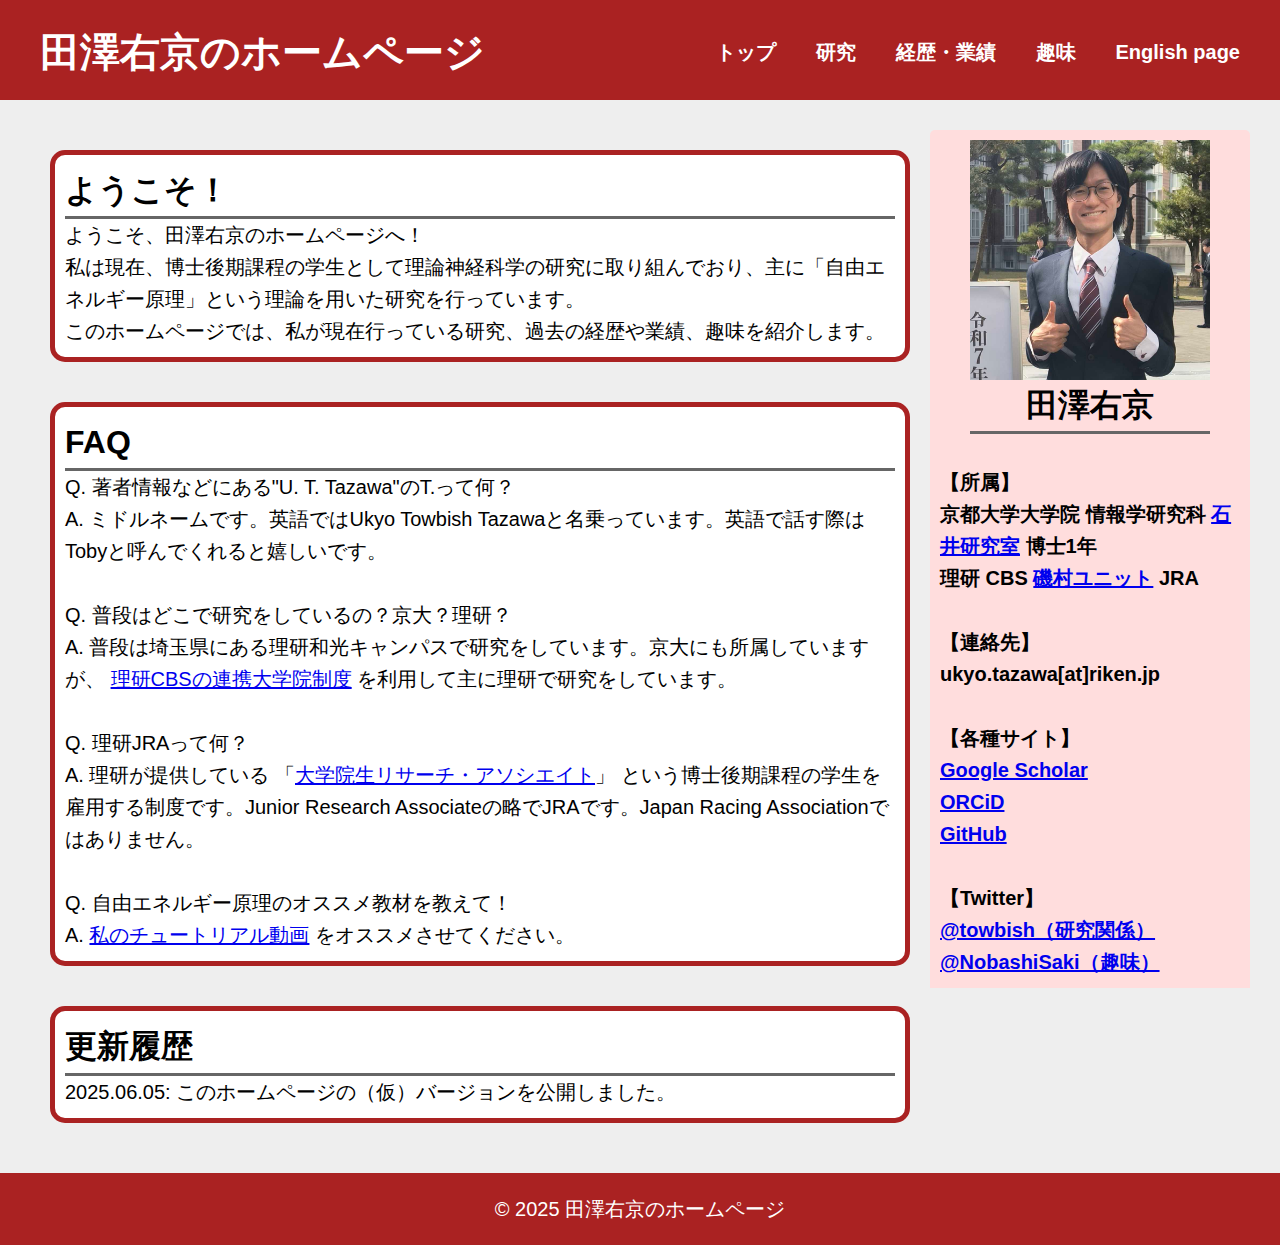
<file: index.html>
<!DOCTYPE html>
<html lang="ja">
  <head>
    <!--general setting-->
    <meta charset="UTF-8" />
    <meta name="description" content="田澤右京のホームページです。" />
    <meta name="viewport" content="width=device-width, initial-scale=1" />
    <meta name="format-detection" content="telephone=no" />
    <title>田澤右京のホームページ</title>

    <!--css-->
    <link rel="stylesheet" href="index.css" />
  </head>

  <body>
    <header>
      <h1><a href="index.html">田澤右京のホームページ</a></h1>
      <nav id="header_nav">
        <ul>
          <li><a href="index.html">トップ</a></li>
          <li><a href="research.html">研究</a></li>
          <li><a href="cv.html">経歴・業績</a></li>
          <li><a href="hobby.html">趣味</a></li>
          <li><a href="en/index.html">English page</a></li>
        </ul>
      </nav>
    </header>

    <main>
      <div id="all_sections">
        <div class="content_container">
          <section id="welcome">
            <h2>ようこそ！</h2>
            <p>
              ようこそ、田澤右京のホームページへ！<br/>
              私は現在、博士後期課程の学生として理論神経科学の研究に取り組んでおり、主に「自由エネルギー原理」という理論を用いた研究を行っています。<br/>
              このホームページでは、私が現在行っている研究、過去の経歴や業績、趣味を紹介します。
            </p>
          </section>
        </div>

        <div class="content_container">
          <section id="FAQ">
            <h2>FAQ</h2>
            <p>
              Q. 著者情報などにある"U. T. Tazawa"のT.って何？<br/>
              A. ミドルネームです。英語ではUkyo Towbish Tazawaと名乗っています。英語で話す際はTobyと呼んでくれると嬉しいです。<br/>
              <br/>
              Q. 普段はどこで研究をしているの？京大？理研？<br/>
              A. 普段は埼玉県にある理研和光キャンパスで研究をしています。京大にも所属していますが、
              <a href="https://cbs.riken.jp/jp/renkei/" target="_blank" rel="noopener noreferrer">理研CBSの連携大学院制度</a>
              を利用して主に理研で研究をしています。<br/>
              <br/>
              Q. 理研JRAって何？<br/>
              A. 理研が提供している
              「<a href="https://www.riken.jp/careers/programs/jra/" target="_blank" rel="noopener noreferrer">大学院生リサーチ・アソシエイト</a>」
              という博士後期課程の学生を雇用する制度です。Junior Research Associateの略でJRAです。Japan Racing Associationではありません。<br/>
              <br/>
              Q. 自由エネルギー原理のオススメ教材を教えて！<br/>
              A. <a href="https://youtu.be/bCvVoHIlwZE?si=iC2jx9KA37FkwSwk" target="_blank" rel="noopener noreferrer">私のチュートリアル動画</a>
              をオススメさせてください。<br/>
            </p>
          </section>
        </div>

        <div class="content_container">
          <section id="updates">
            <h2>更新履歴</h2>
            <p>2025.06.05: このホームページの（仮）バージョンを公開しました。</p>
          </section>
        </div>
      </div>

      <div id="manga_cover_inside">
        <div id="author_comment">
          <img src="img/MyPic.jpg" width=80% style="display:block; margin:auto;">
          <h2>田澤右京</h2>
          <br/>
          <p>
            【所属】<br/>
            京都大学大学院 情報学研究科 
            <a href="https://ishiilab.jp/jp/index.html" target="_blank" rel="noopener noreferrer">石井研究室</a> 博士1年<br/>
            理研 CBS 
            <a href="https://isomura-lab.jp/" target="_blank" rel="noopener noreferrer">磯村ユニット</a> JRA<br/>
            <br/>
            【連絡先】<br/>
            ukyo.tazawa[at]riken.jp<br/>
            <br/>
            【各種サイト】<br/>
            <a href="https://scholar.google.com/citations?user=Tu_2sjQAAAAJ&hl=en" target="_blank" rel="noopener noreferrer">Google Scholar</a><br/>
            <a href="https://orcid.org/0009-0005-2763-7700" target="_blank" rel="noopener noreferrer">ORCiD</a><br/>
            <a href="https://github.com/UTTazawa" target="_blank" rel="noopener noreferrer">GitHub</a><br/>
            <br/>
            【Twitter】<br/>
            <a href="https://x.com/towbish" target="_blank" rel="noopener noreferrer">@towbish（研究関係）</a><br/>
            <a href="https://x.com/NobashiSaki" target="_blank" rel="noopener noreferrer">@NobashiSaki（趣味）</a><br/>
          </p>
        </div>
      </div>
    </main>

    <footer>© 2025 田澤右京のホームページ</footer>

    <div id="outer"></div>
  </body>
</html>
</file>
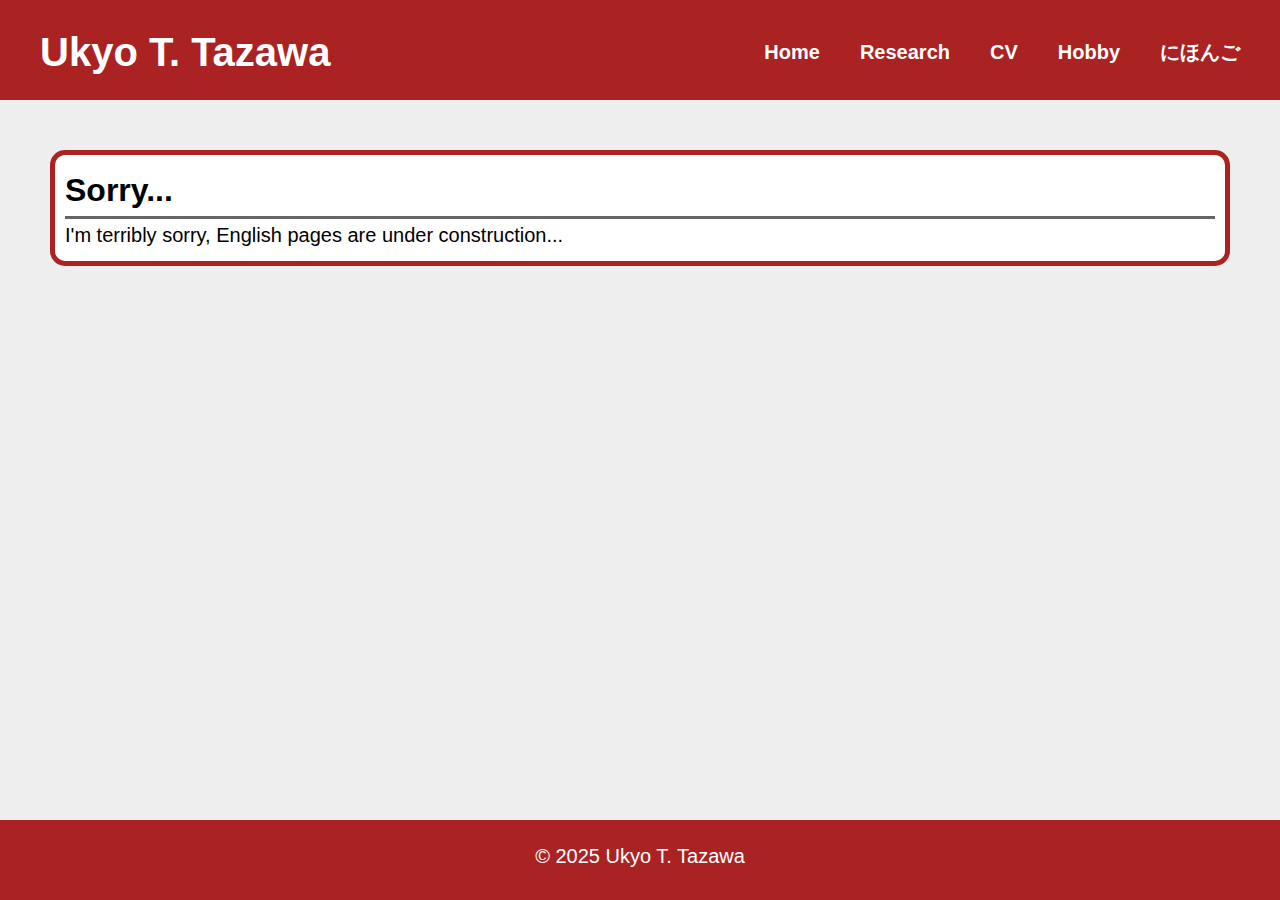
<file: en/index.html>
<!DOCTYPE html>
<html lang="en">
  <head>
    <!--general setting-->
    <meta charset="UTF-8" />
    <meta name="description" content="It is the website of Ukyo Towbish Tazawa." />
    <meta name="viewport" content="width=device-width, initial-scale=1" />
    <meta name="format-detection" content="telephone=no" />
    <title>Ukyo T. Tazawa</title>

    <!--css-->
    <link rel="stylesheet" href="../index.css" />
  </head>

  <body>
    <header>
      <h1><a href="../index.html">Ukyo T. Tazawa</a></h1>
      <nav id="header_nav">
        <ul>
          <li><a href="../index.html">Home</a></li>
          <li><a href="../research.html">Research</a></li>
          <li><a href="../cv.html">CV</a></li>
          <li><a href="../hobby.html">Hobby</a></li>
          <li><a href="../index.html">にほんご</a></li>
        </ul>
      </nav>
    </header>

    <main>
      <div id="all_sections">
        <div class="content_container">
          <section id="welcome">
            <h2>Sorry...</h2>
            <p>
              I'm terribly sorry, English pages are under construction...
            </p>
          </section>
      </div>
    </main>

    <footer>© 2025 Ukyo T. Tazawa</footer>

    <div id="outer"></div>
  </body>
</html>
</file>
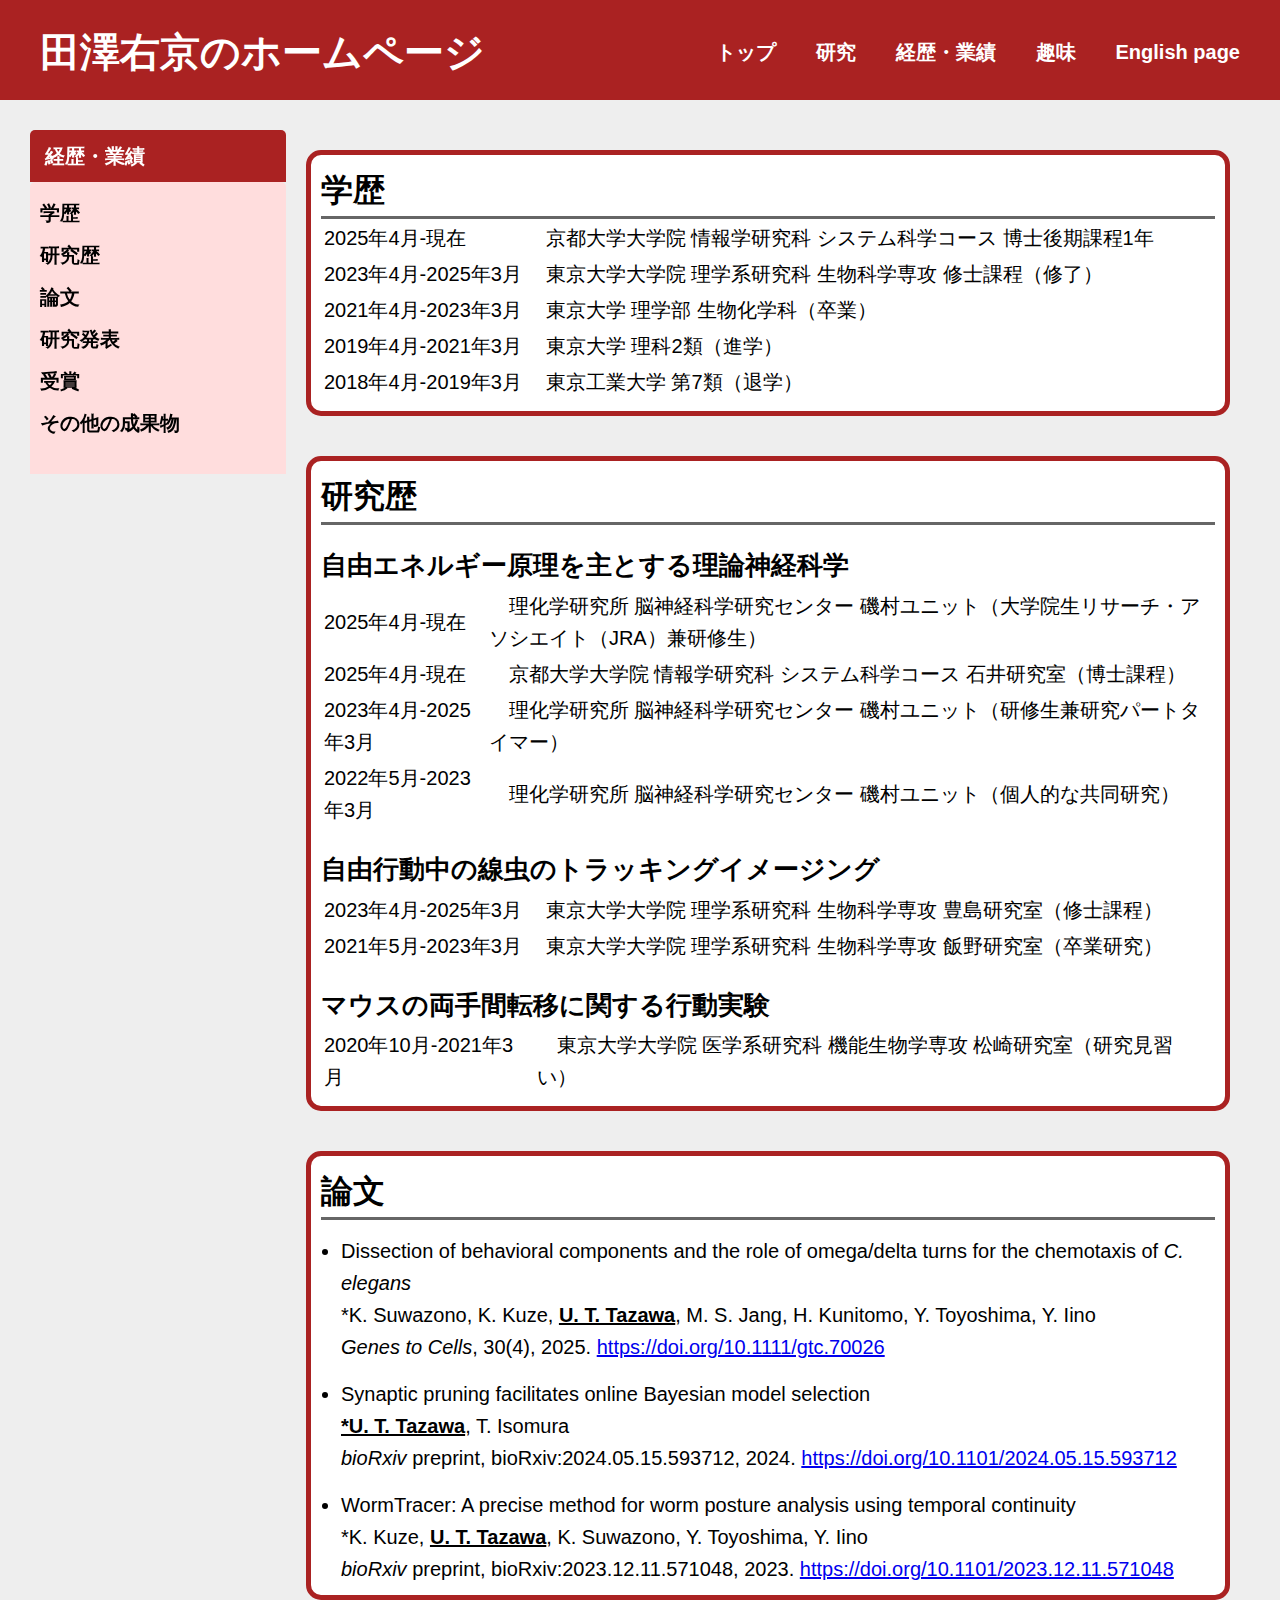
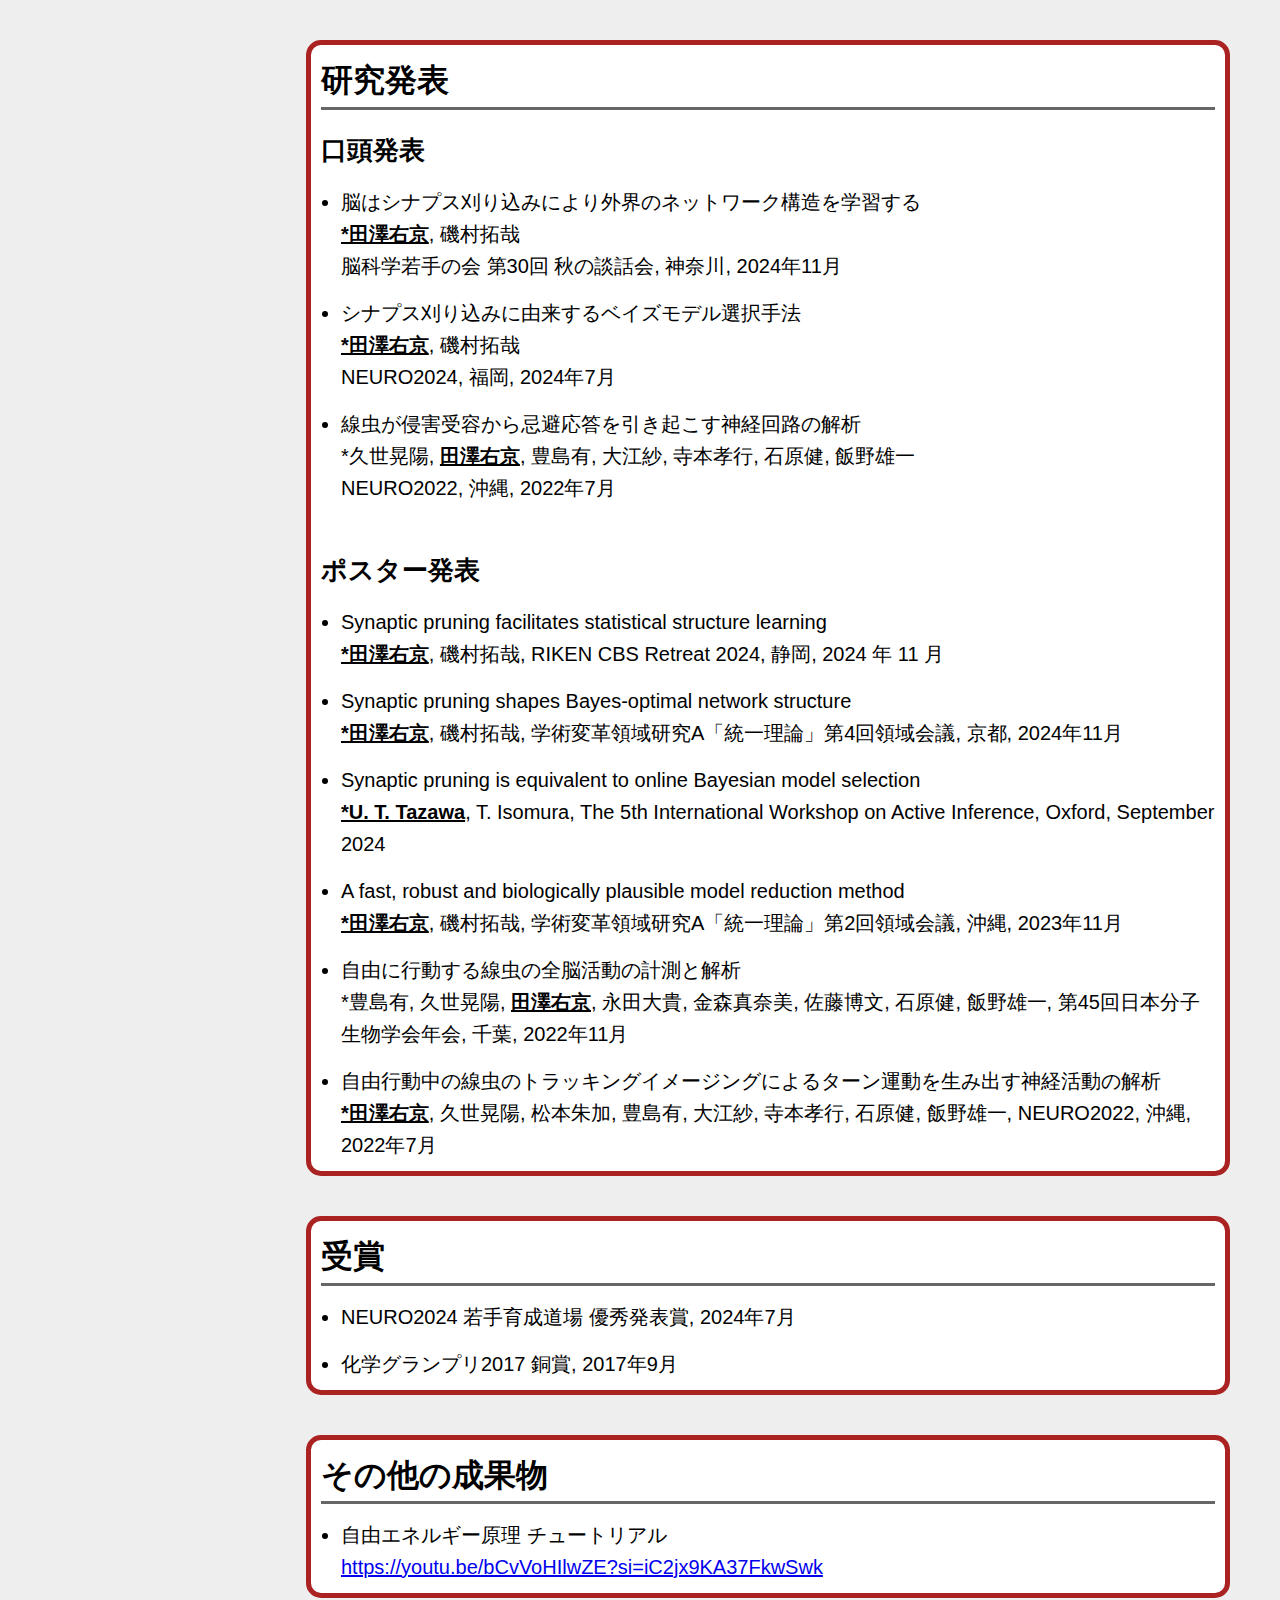
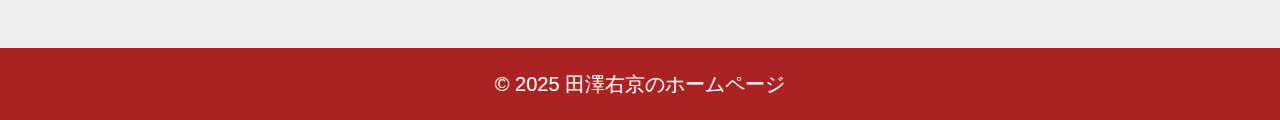
<file: cv.html>
<!DOCTYPE html>
<html lang="ja">
  <head>
    <!--general setting-->
    <meta charset="UTF-8" />
    <meta name="description" content="田澤右京の経歴と業績を紹介するページです。" />
    <meta name="viewport" content="width=device-width, initial-scale=1" />
    <meta name="format-detection" content="telephone=no" />
    <title>田澤右京のホームページ</title>

    <!--css-->
    <link rel="stylesheet" href="common.css" />
  </head>

  <body>
    <header>
      <h1><a href="index.html">田澤右京のホームページ</a></h1>
      <nav id="header_nav">
        <ul>
          <li><a href="index.html">トップ</a></li>
          <li><a href="research.html">研究</a></li>
          <li><a href="cv.html">経歴・業績</a></li>
          <li><a href="hobby.html">趣味</a></li>
          <li><a href="en/index.html">English page</a></li>
        </ul>
      </nav>
    </header>

    <main>
      <nav id="sidebar">
        <div id="sidebar_padding">
          <div id="sidebar_title">経歴・業績</div>
          <div id="sidebar_content">
            <ul>
              <li><a href="#education">学歴</a></li>
              <li><a href="#research_history">研究歴</a></li>
              <li><a href="#publications">論文</a></li>
              <li><a href="#presentations">研究発表</a></li>
              <li><a href="#awards">受賞</a></li>
              <li><a href="#other_outputs">その他の成果物</a></li>
            </ul>
          </div>
        </div>
      </nav>

      <div id="all_sections">
        <div class="content_container">
          <section id="education">
            <h2>学歴</h2>
            <table>
              <tr>
                <td>2025年4月-現在</td>
                <td>&emsp;京都大学大学院 情報学研究科 システム科学コース 博士後期課程1年</td>
              </tr>
              <tr>
                <td>2023年4月-2025年3月</td>
                <td>&emsp;東京大学大学院 理学系研究科 生物科学専攻 修士課程（修了）</td>
              </tr>
              <tr>
                <td>2021年4月-2023年3月</td>
                <td>&emsp;東京大学 理学部 生物化学科（卒業）</td>
              </tr>
              <tr>
                <td>2019年4月-2021年3月</td>
                <td>&emsp;東京大学 理科2類（進学）</td>
              </tr>
              <tr>
                <td>2018年4月-2019年3月</td>
                <td>&emsp;東京工業大学 第7類（退学）</td>
              </tr>
            </table>
          </section>
        </div>

        <div class="content_container">
          <section id="research_history">
            <h2>研究歴</h2>
            <h3>自由エネルギー原理を主とする理論神経科学</h3>
            <table>
              <tr>
                <td>2025年4月-現在</td>
                <td>&emsp;理化学研究所 脳神経科学研究センター 磯村ユニット（大学院生リサーチ・アソシエイト（JRA）兼研修生）</td>
              </tr>
              <tr>
                <td>2025年4月-現在</td>
                <td>&emsp;京都大学大学院 情報学研究科 システム科学コース 石井研究室（博士課程）</td>
              </tr>
              <tr>
                <td>2023年4月-2025年3月</td>
                <td>&emsp;理化学研究所 脳神経科学研究センター 磯村ユニット（研修生兼研究パートタイマー）</td>
              </tr>
              <tr>
                <td>2022年5月-2023年3月</td>
                <td>&emsp;理化学研究所 脳神経科学研究センター 磯村ユニット（個人的な共同研究）</td>
              </tr>
            </table>

            <h3>自由行動中の線虫のトラッキングイメージング</h3>
            <table>
              <tr>
                <td>2023年4月-2025年3月</td>
                <td>&emsp;東京大学大学院 理学系研究科 生物科学専攻 豊島研究室（修士課程）</td>
              </tr>
              <tr>
                <td>2021年5月-2023年3月</td>
                <td>&emsp;東京大学大学院 理学系研究科 生物科学専攻 飯野研究室（卒業研究）</td>
              </tr>
            </table>

            <h3>マウスの両手間転移に関する行動実験</h3>
            <table>
              <tr>
                <td>2020年10月-2021年3月</td>
                <td>&emsp;東京大学大学院 医学系研究科 機能生物学専攻 松崎研究室（研究見習い）</td>
              </tr>
            </table>
          </section>
        </div>

        <div class="content_container">
          <section id="publications">
            <h2>論文</h2>
            <ul>
              <li>Dissection of behavioral components and the role of omega/delta turns for the chemotaxis of <i>C. elegans</i></li>
              <p>*K. Suwazono, K. Kuze, <b><u>U. T. Tazawa</u></b>, M. S. Jang, H. Kunitomo, Y. Toyoshima, Y. Iino</br>
                <i>Genes to Cells</i>, 30(4), 2025. 
                <a href="https://doi.org/10.1111/gtc.70026" target="_blank" rel="noopener noreferrer">https://doi.org/10.1111/gtc.70026</a>
              </p>

              <li>Synaptic pruning facilitates online Bayesian model selection</li>
              <p><b><u>*U. T. Tazawa</u></b>, T. Isomura</br>
                <i>bioRxiv</i> preprint, bioRxiv:2024.05.15.593712, 2024. 
                <a href="https://doi.org/10.1101/2024.05.15.593712" target="_blank" rel="noopener noreferrer">https://doi.org/10.1101/2024.05.15.593712</a>
              </p>

              <li>WormTracer: A precise method for worm posture analysis using temporal continuity</li>
              <p>*K. Kuze, <b><u>U. T. Tazawa</u></b>, K. Suwazono, Y. Toyoshima, Y. Iino</br>
                <i>bioRxiv</i> preprint, bioRxiv:2023.12.11.571048, 2023. 
                <a href="https://doi.org/10.1101/2023.12.11.571048" target="_blank" rel="noopener noreferrer">https://doi.org/10.1101/2023.12.11.571048</a>
              </p>
            </ul>
          </section>
        </div>

        <div class="content_container">
          <section id="presentations">
            <h2>研究発表</h2>
            <h3>口頭発表</h3>
            <ul>
              <li>脳はシナプス刈り込みにより外界のネットワーク構造を学習する</li>
              <p><b><u>*田澤右京</u></b>, 磯村拓哉</br>
                脳科学若手の会 第30回 秋の談話会, 神奈川, 2024年11月
              </p>

              <li>シナプス刈り込みに由来するベイズモデル選択手法</li>
              <p><b><u>*田澤右京</u></b>, 磯村拓哉</br>
                NEURO2024, 福岡, 2024年7月
              </p>
              
              <li>線虫が侵害受容から忌避応答を引き起こす神経回路の解析</li>
              <p>*久世晃陽, <b><u>田澤右京</u></b>, 豊島有, 大江紗, 寺本孝行, 石原健, 飯野雄一</br>
                NEURO2022, 沖縄, 2022年7月
              </p>
            </ul>
            </br>

            <h3>ポスター発表</h3>
            <ul>
              <li>Synaptic pruning facilitates statistical structure learning</li>
              <p><b><u>*田澤右京</u></b>, 磯村拓哉, RIKEN CBS Retreat 2024, 静岡, 2024 年 11 月</p>

              <li>Synaptic pruning shapes Bayes-optimal network structure</li>
              <p><b><u>*田澤右京</u></b>, 磯村拓哉, 学術変革領域研究A「統一理論」第4回領域会議, 京都, 2024年11月</p>
              
              <li>Synaptic pruning is equivalent to online Bayesian model selection</li>
              <p><b><u>*U. T. Tazawa</u></b>, T. Isomura, The 5th International Workshop on Active Inference, Oxford, September 2024</p>

              <li>A fast, robust and biologically plausible model reduction method</li>
              <p><b><u>*田澤右京</u></b>, 磯村拓哉, 学術変革領域研究A「統一理論」第2回領域会議, 沖縄, 2023年11月</p>

              <li>自由に行動する線虫の全脳活動の計測と解析</li>
              <p> *豊島有, 久世晃陽, <b><u>田澤右京</u></b>, 永田大貴, 金森真奈美, 佐藤博文, 石原健, 飯野雄一, 第45回日本分子生物学会年会, 千葉, 2022年11月</p>

              <li>自由行動中の線虫のトラッキングイメージングによるターン運動を生み出す神経活動の解析</li>
              <p><b><u>*田澤右京</u></b>, 久世晃陽, 松本朱加, 豊島有, 大江紗, 寺本孝行, 石原健, 飯野雄一, NEURO2022, 沖縄, 2022年7月</p>              
            </ul>
          </section>
        </div>

        <div class="content_container">
          <section id="awards">
            <h2>受賞</h2>
            <ul>
              <li>NEURO2024 若手育成道場 優秀発表賞, 2024年7月</li>
              <li>化学グランプリ2017 銅賞, 2017年9月</li>
            </ul>
          </section>
        </div>

        <div class="content_container">
          <section id="other_outputs">
            <h2>その他の成果物</h2>
            <ul>
              <li>自由エネルギー原理 チュートリアル</li>
              <p><a href="https://youtu.be/bCvVoHIlwZE?si=iC2jx9KA37FkwSwk" target="_blank" rel="noopener noreferrer">https://youtu.be/bCvVoHIlwZE?si=iC2jx9KA37FkwSwk</a></p>
            </ul>
          </section>
        </div>
      </div>
    </main>

    <footer>© 2025 田澤右京のホームページ</footer>

    <div id="outer"></div>
  </body>
</html>
</file>
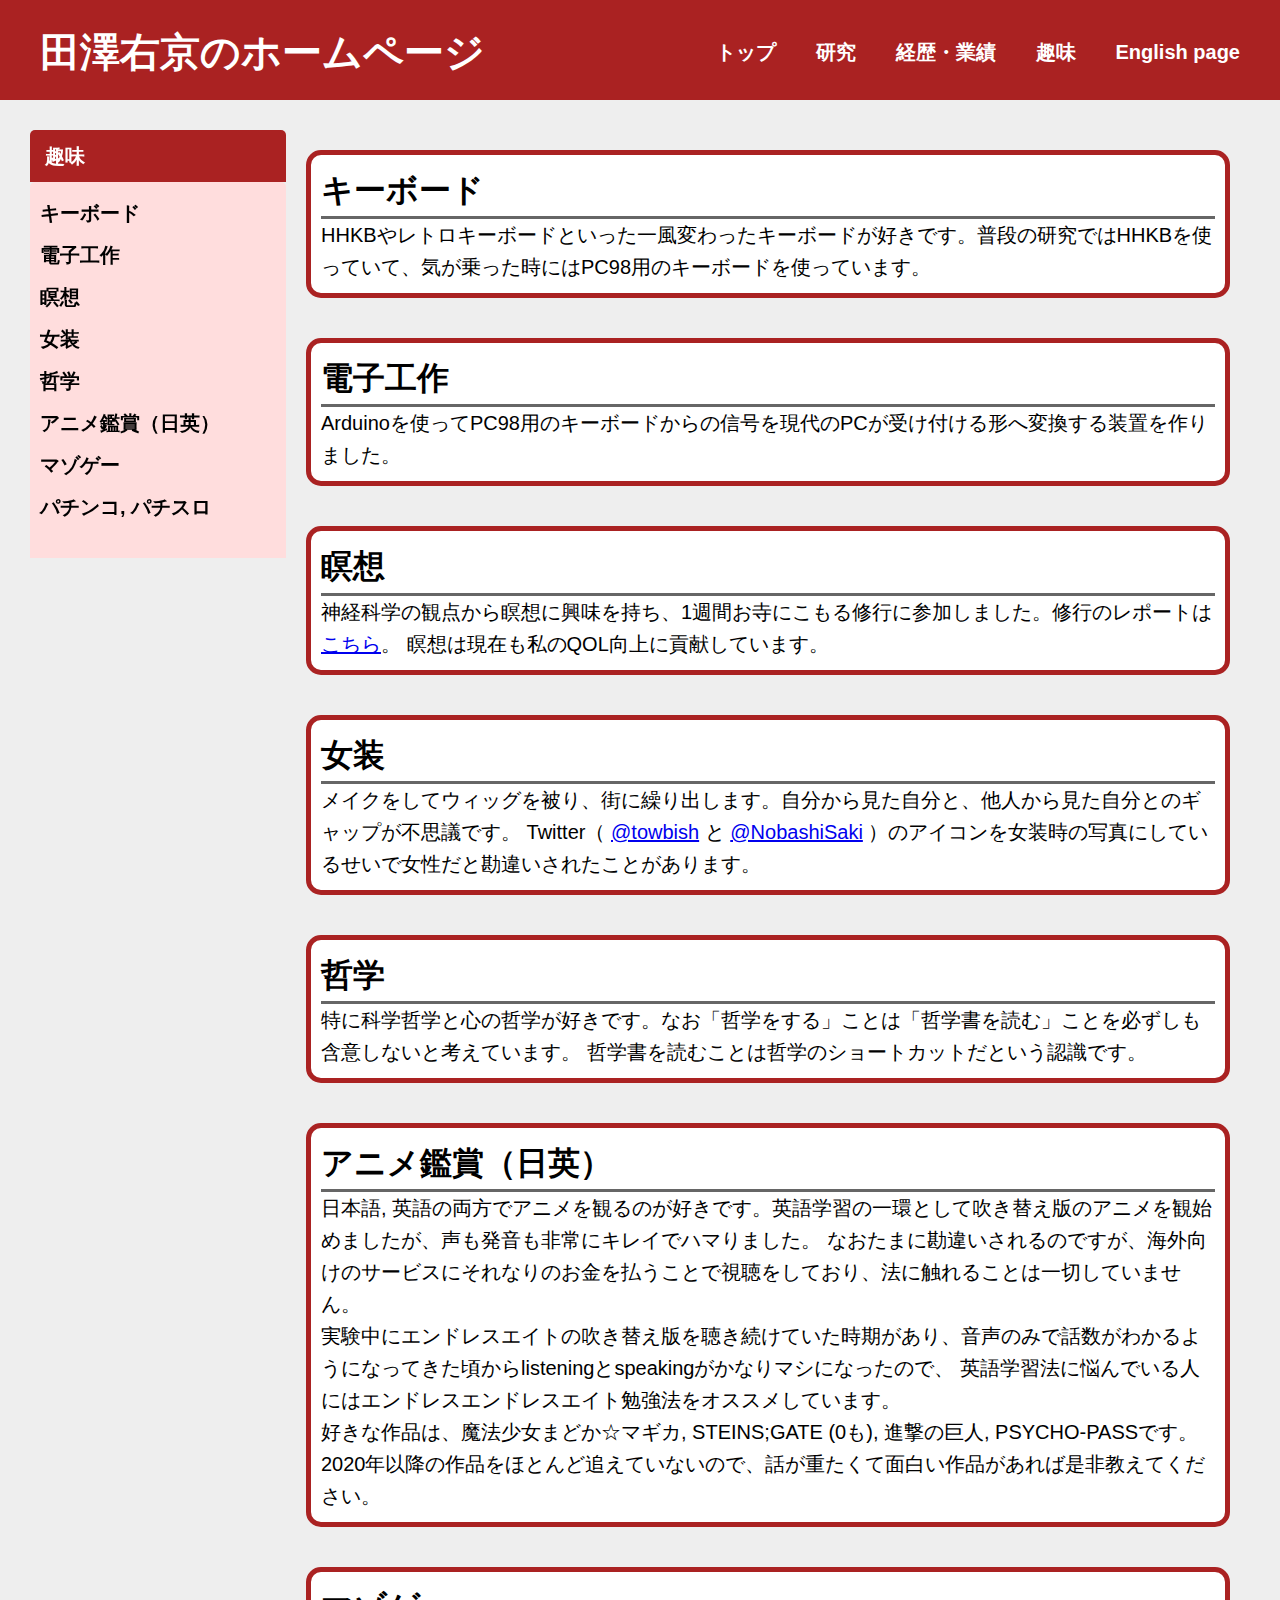
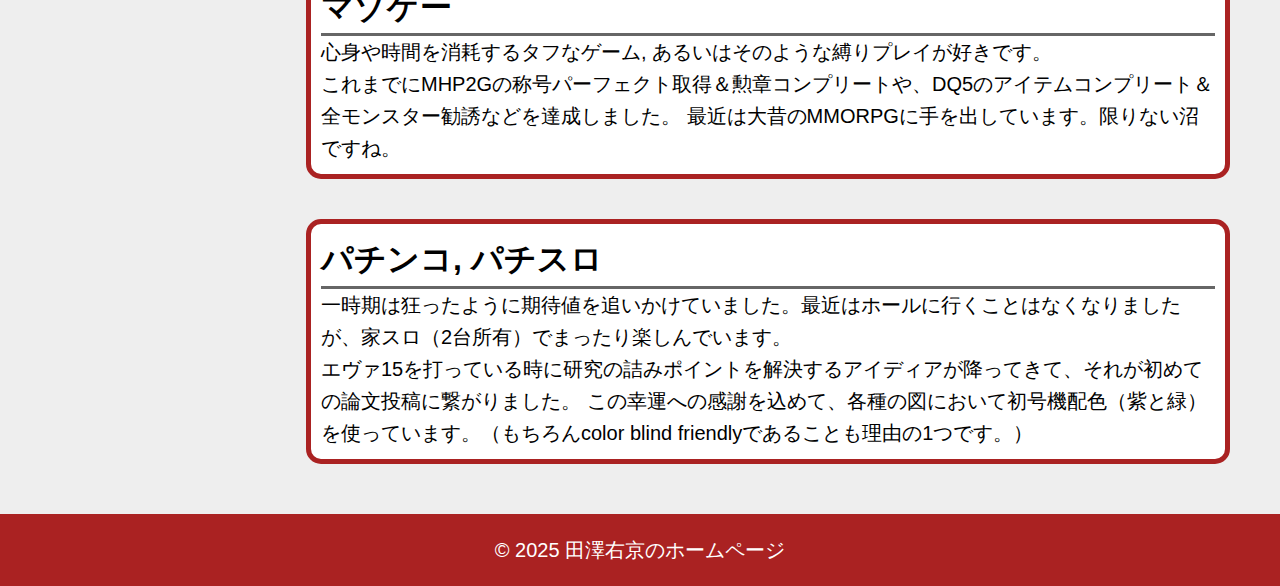
<file: hobby.html>
<!DOCTYPE html>
<html lang="ja">
  <head>
    <!--general setting-->
    <meta charset="UTF-8" />
    <meta name="description" content="田澤右京の趣味を紹介するページです。" />
    <meta name="viewport" content="width=device-width, initial-scale=1" />
    <meta name="format-detection" content="telephone=no" />
    <title>田澤右京のホームページ</title>

    <!--css-->
    <link rel="stylesheet" href="common.css" />
  </head>

  <body>
    <header>
      <h1><a href="index.html">田澤右京のホームページ</a></h1>
      <nav id="header_nav">
        <ul>
          <li><a href="index.html">トップ</a></li>
          <li><a href="research.html">研究</a></li>
          <li><a href="cv.html">経歴・業績</a></li>
          <li><a href="hobby.html">趣味</a></li>
          <li><a href="en/index.html">English page</a></li>
        </ul>
      </nav>
    </header>

    <main>
      <nav id="sidebar">
        <div id="sidebar_padding">
          <div id="sidebar_title">趣味</div>
          <div id="sidebar_content">
            <ul>
              <li><a href="#keyboard">キーボード</a></li>
              <li><a href="#electronics">電子工作</a></li>
              <li><a href="#meditation">瞑想</a></li>
              <li><a href="#crossdress">女装</a></li>
              <li><a href="#philosophy">哲学</a></li>
              <li><a href="#anime">アニメ鑑賞（日英）</a></li>
              <li><a href="#game">マゾゲー</a></li>
              <li><a href="#pachinko_pachislot">パチンコ, パチスロ</a></li>
            </ul>
          </div>
        </div>
      </nav>

      <div id="all_sections">
        <div class="content_container">
          <section id="keyboard">
            <h2>キーボード</h2>
            <p>
              HHKBやレトロキーボードといった一風変わったキーボードが好きです。普段の研究ではHHKBを使っていて、気が乗った時にはPC98用のキーボードを使っています。
            </p>
          </section>
        </div>

        <div class="content_container">
          <section id="electronics">
            <h2>電子工作</h2>
            <p>
              Arduinoを使ってPC98用のキーボードからの信号を現代のPCが受け付ける形へ変換する装置を作りました。
            </p>
          </section>
        </div>

        <div class="content_container">
          <section id="meditation">
            <h2>瞑想</h2>
            <p>
              神経科学の観点から瞑想に興味を持ち、1週間お寺にこもる修行に参加しました。修行のレポートは
              <a
                href="https://x.com/NobashiSaki/status/1805195324513980637"
                target="_blank"
                rel="noopener noreferrer"
                >こちら</a
              >。 瞑想は現在も私のQOL向上に貢献しています。
            </p>
          </section>
        </div>

        <div class="content_container">
          <section id="crossdress">
            <h2>女装</h2>
            <p>メイクをしてウィッグを被り、街に繰り出します。自分から見た自分と、他人から見た自分とのギャップが不思議です。
              Twitter（
              <a href="https://x.com/towbish" target="_blank" rel="noopener noreferrer">@towbish</a>&nbsp;と
              <a href="https://x.com/NobashiSaki" target="_blank" rel="noopener noreferrer">@NobashiSaki</a>
              ）のアイコンを女装時の写真にしているせいで女性だと勘違いされたことがあります。
            </p>
          </section>
        </div>

        <div class="content_container">
          <section id="philosophy">
            <h2>哲学</h2>
            <p>
              特に科学哲学と心の哲学が好きです。なお「哲学をする」ことは「哲学書を読む」ことを必ずしも含意しないと考えています。
              哲学書を読むことは哲学のショートカットだという認識です。
            </p>
          </section>
        </div>

        <div class="content_container">
          <section id="anime">
            <h2>アニメ鑑賞（日英）</h2>
            <p>
              日本語,
              英語の両方でアニメを観るのが好きです。英語学習の一環として吹き替え版のアニメを観始めましたが、声も発音も非常にキレイでハマりました。
              なおたまに勘違いされるのですが、海外向けのサービスにそれなりのお金を払うことで視聴をしており、法に触れることは一切していません。
              <br/>
              実験中にエンドレスエイトの吹き替え版を聴き続けていた時期があり、音声のみで話数がわかるようになってきた頃からlisteningとspeakingがかなりマシになったので、
              英語学習法に悩んでいる人にはエンドレスエンドレスエイト勉強法をオススメしています。
              <br/>
              好きな作品は、魔法少女まどか☆マギカ, STEINS;GATE (0も),
              進撃の巨人, PSYCHO-PASSです。
              2020年以降の作品をほとんど追えていないので、話が重たくて面白い作品があれば是非教えてください。<br/>
            </p>
          </section>
        </div>

        <div class="content_container">
          <section id="game">
            <h2>マゾゲー</h2>
            <p>
              心身や時間を消耗するタフなゲーム,
              あるいはそのような縛りプレイが好きです。
              <br/>
              これまでにMHP2Gの称号パーフェクト取得＆勲章コンプリートや、DQ5のアイテムコンプリート＆全モンスター勧誘などを達成しました。
              最近は大昔のMMORPGに手を出しています。限りない沼ですね。
              <br/>
            </p>
          </section>
        </div>

        <div class="content_container">
          <section id="pachinko_pachislot">
            <h2>パチンコ, パチスロ</h2>
            <p>
              一時期は狂ったように期待値を追いかけていました。最近はホールに行くことはなくなりましたが、家スロ（2台所有）でまったり楽しんでいます。
              <br/>
              エヴァ15を打っている時に研究の詰みポイントを解決するアイディアが降ってきて、それが初めての論文投稿に繋がりました。
              この幸運への感謝を込めて、各種の図において初号機配色（紫と緑）を使っています。（もちろんcolor blind friendlyであることも理由の1つです。）
            </p>
          </section>
        </div>
      </div>
    </main>

    <footer>© 2025 田澤右京のホームページ</footer>

    <div id="outer"></div>
  </body>
</html>
</file>
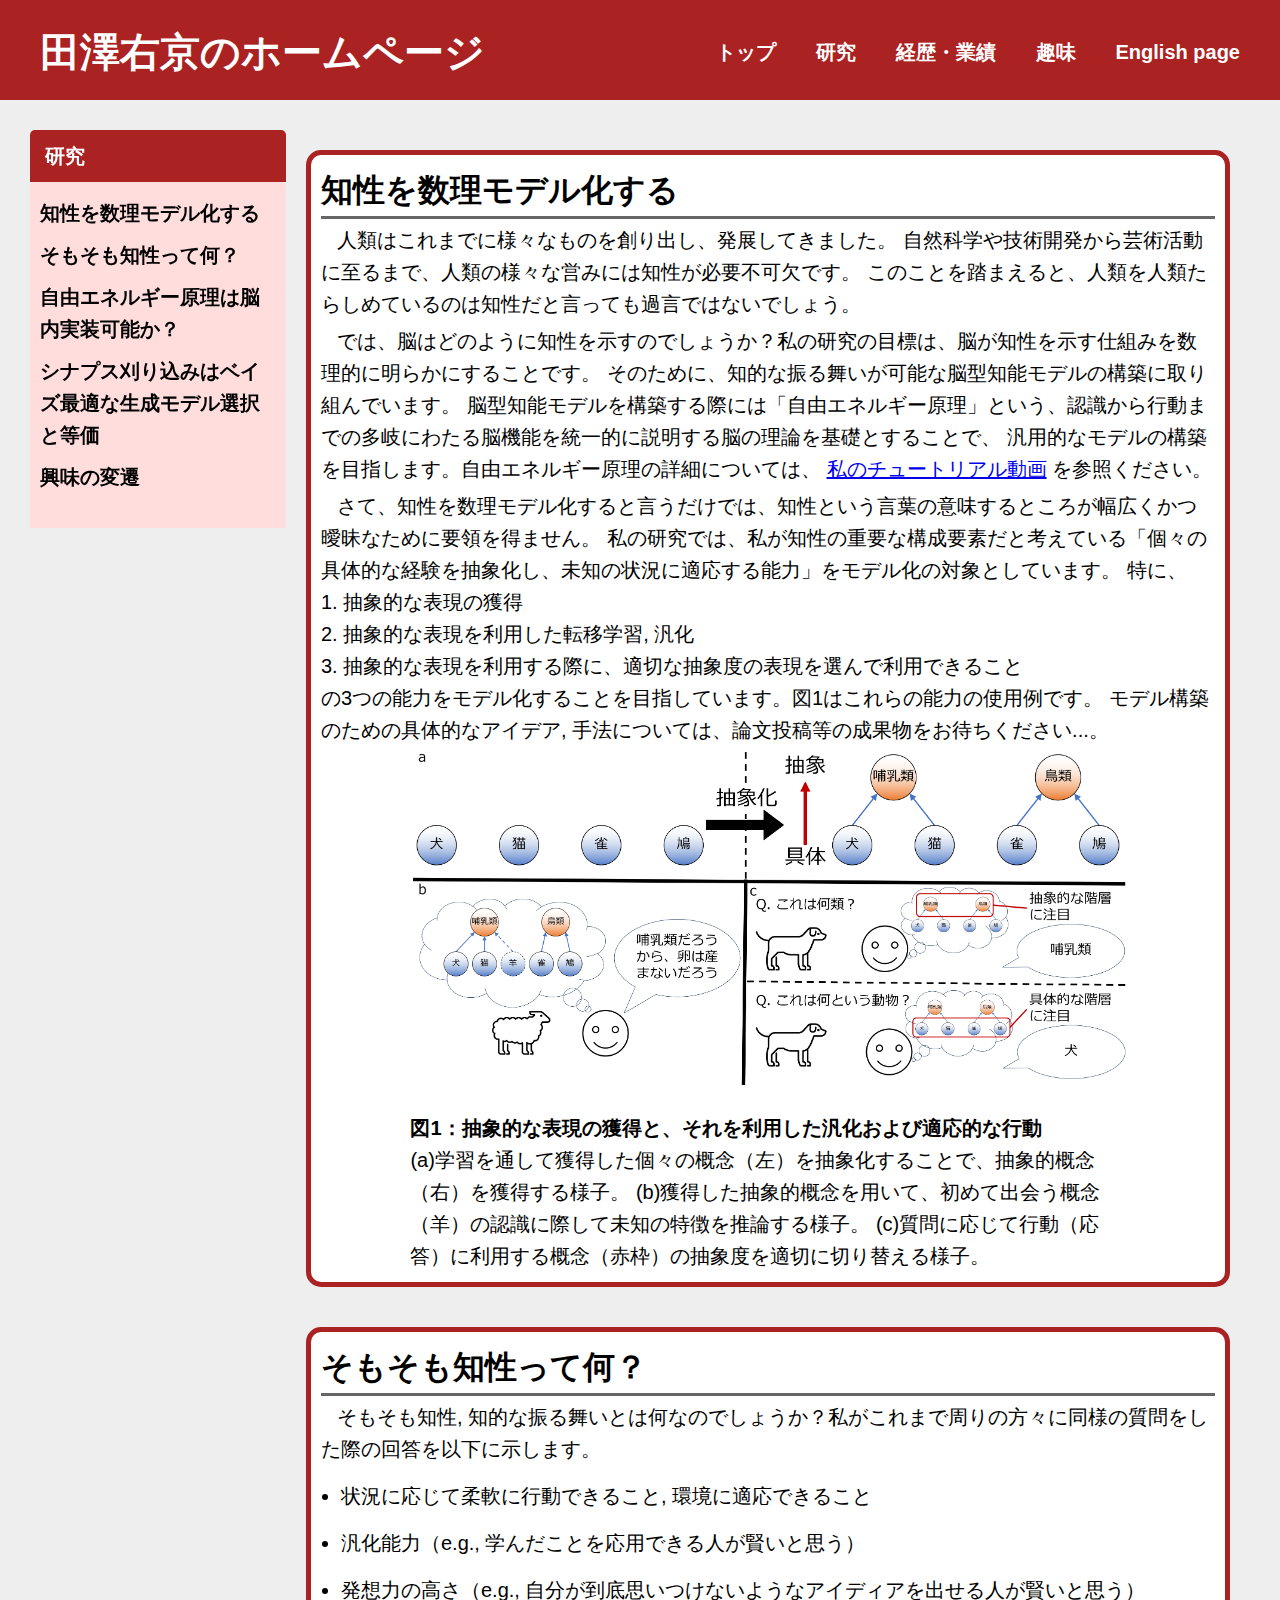
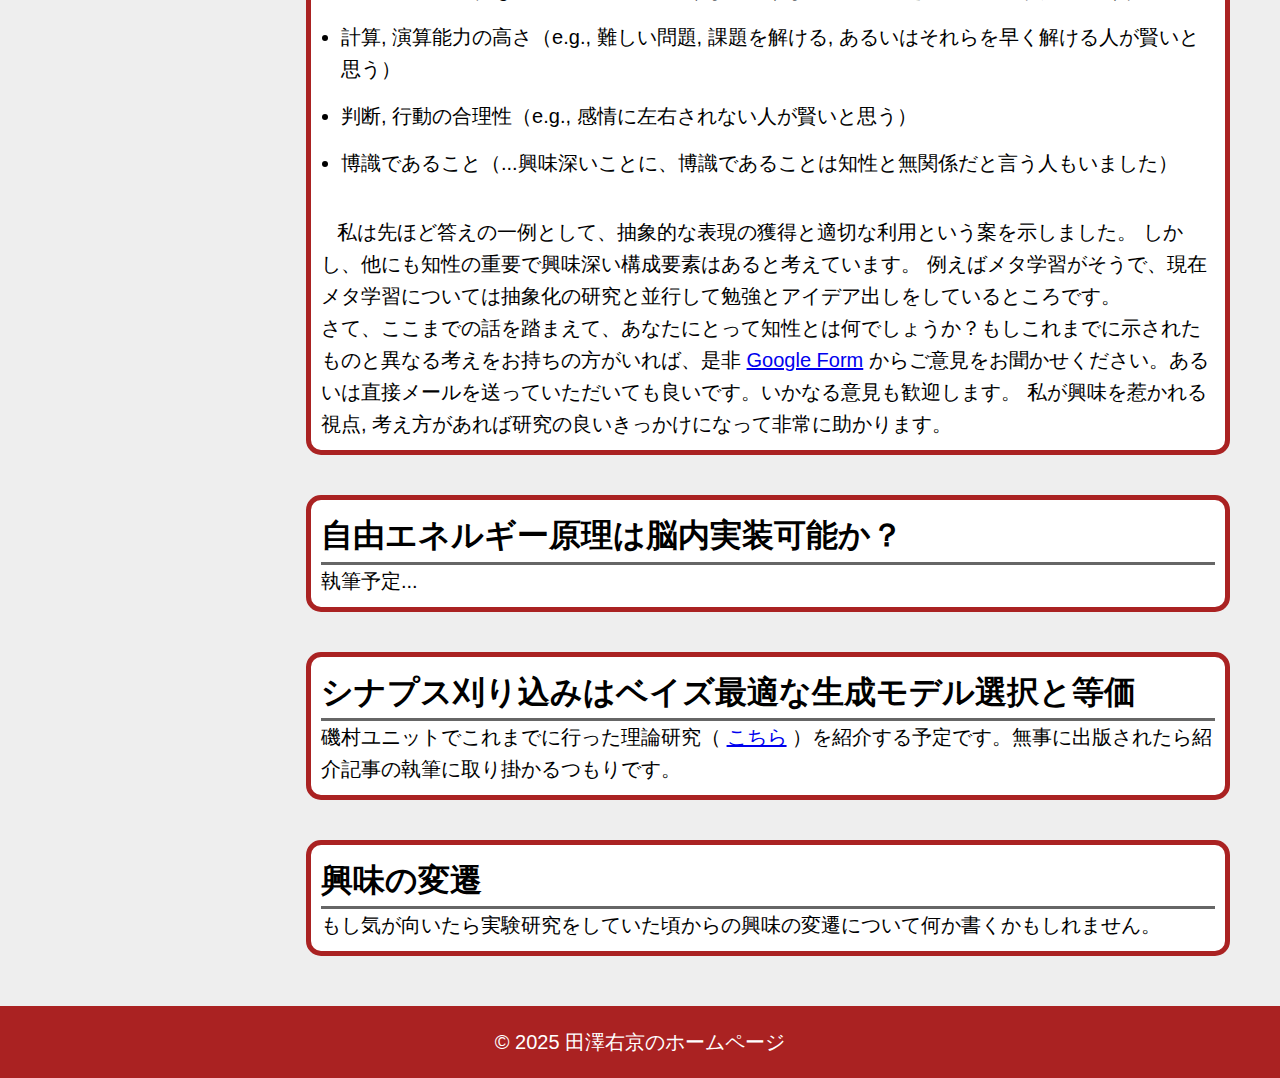
<file: research.html>
<!DOCTYPE html>
<html lang="ja">
  <head>
    <!--general setting-->
    <meta charset="UTF-8" />
    <meta
      name="description"
      content="田澤右京が行っている研究を紹介するページです。"
    />
    <meta name="viewport" content="width=device-width, initial-scale=1" />
    <meta name="format-detection" content="telephone=no" />
    <title>田澤右京のホームページ</title>

    <!--css-->
    <link rel="stylesheet" href="common.css" />

    <!--style specific to this html file-->
    <style>
      .fig1 {
        width: 80%;
        margin:auto;
      }
      .fig1 img {
        width: 100%;
      }
      .fig1 figcaption {
        text-align: left;
      }
      .fig1 figcaption h3 {
        font-size: 20px;
      }
      </style>
  </head>

  <body>
    <header>
      <h1><a href="index.html">田澤右京のホームページ</a></h1>
      <nav id="header_nav">
        <ul>
          <li><a href="index.html">トップ</a></li>
          <li><a href="research.html">研究</a></li>
          <li><a href="cv.html">経歴・業績</a></li>
          <li><a href="hobby.html">趣味</a></li>
          <li><a href="en/index.html">English page</a></li>
        </ul>
      </nav>
    </header>

    <main>
      <nav id="sidebar">
        <div id="sidebar_padding">
          <div id="sidebar_title">研究</div>
          <div id="sidebar_content">
            <ul>
              <li><a href="#abstract">知性を数理モデル化する</a></li>
              <li><a href="#intelligence">そもそも知性って何？</a></li>
              <li><a href="#FEP_plausibility">自由エネルギー原理は脳内実装可能か？</a></li>
              <li><a href="#BSyMP">シナプス刈り込みはベイズ最適な生成モデル選択と等価</a></li>
              <li><a href="#my_past_interests">興味の変遷</a></li>
            </ul>
          </div>
        </div>
      </nav>

      <div id="all_sections">
        <div class="content_container">
          <section id="abstract">
            <h2>知性を数理モデル化する</h2>
            <p class="paragraph">
              人類はこれまでに様々なものを創り出し、発展してきました。
              自然科学や技術開発から芸術活動に至るまで、人類の様々な営みには知性が必要不可欠です。
              このことを踏まえると、人類を人類たらしめているのは知性だと言っても過言ではないでしょう。
            </p>
            <p class="paragraph">
              では、脳はどのように知性を示すのでしょうか？私の研究の目標は、脳が知性を示す仕組みを数理的に明らかにすることです。
              そのために、知的な振る舞いが可能な脳型知能モデルの構築に取り組んでいます。
              脳型知能モデルを構築する際には「自由エネルギー原理」という、認識から行動までの多岐にわたる脳機能を統一的に説明する脳の理論を基礎とすることで、
              汎用的なモデルの構築を目指します。自由エネルギー原理の詳細については、
              <a href="https://youtu.be/bCvVoHIlwZE?si=iC2jx9KA37FkwSwk" target="_blank" rel="noopener noreferrer">私のチュートリアル動画</a>
              を参照ください。
            </p>
            <p class="paragraph">
              さて、知性を数理モデル化すると言うだけでは、知性という言葉の意味するところが幅広くかつ曖昧なために要領を得ません。
              私の研究では、私が知性の重要な構成要素だと考えている「個々の具体的な経験を抽象化し、未知の状況に適応する能力」をモデル化の対象としています。
              特に、<br/>
              1. 抽象的な表現の獲得<br/>
              2. 抽象的な表現を利用した転移学習, 汎化<br/>
              3. 抽象的な表現を利用する際に、適切な抽象度の表現を選んで利用できること<br/>
              の3つの能力をモデル化することを目指しています。図1はこれらの能力の使用例です。
              モデル構築のための具体的なアイデア, 手法については、論文投稿等の成果物をお待ちください...。
            </p>
            <figure class="fig1">
              <img src="img/ResearchFig1.png">
              <figcaption>
                <h3>図1：抽象的な表現の獲得と、それを利用した汎化および適応的な行動</h3>
                <p>
                  (a)学習を通して獲得した個々の概念（左）を抽象化することで、抽象的概念（右）を獲得する様子。
                  (b)獲得した抽象的概念を用いて、初めて出会う概念（羊）の認識に際して未知の特徴を推論する様子。
                  (c)質問に応じて行動（応答）に利用する概念（赤枠）の抽象度を適切に切り替える様子。 
                </p>
              </figcaption>
            </figure>
          </section>
        </div>

        <div class="content_container">
          <section id="intelligence">
            <h2>そもそも知性って何？</h2>
            <p class="paragraph">そもそも知性, 知的な振る舞いとは何なのでしょうか？私がこれまで周りの方々に同様の質問をした際の回答を以下に示します。
            </p>
            <ul>
              <li>状況に応じて柔軟に行動できること, 環境に適応できること</li>
              <li>汎化能力（e.g., 学んだことを応用できる人が賢いと思う）</li>
              <li>発想力の高さ（e.g., 自分が到底思いつけないようなアイディアを出せる人が賢いと思う）</li>
              <li>計算, 演算能力の高さ（e.g., 難しい問題, 課題を解ける, あるいはそれらを早く解ける人が賢いと思う）</li>
              <li>判断, 行動の合理性（e.g., 感情に左右されない人が賢いと思う）</li>
              <li>博識であること（...興味深いことに、博識であることは知性と無関係だと言う人もいました）</li>
              <br/>
            </ul>
            <p class="paragraph">
              私は先ほど答えの一例として、抽象的な表現の獲得と適切な利用という案を示しました。
              しかし、他にも知性の重要で興味深い構成要素はあると考えています。
              例えばメタ学習がそうで、現在メタ学習については抽象化の研究と並行して勉強とアイデア出しをしているところです。
              <br/>
              さて、ここまでの話を踏まえて、あなたにとって知性とは何でしょうか？もしこれまでに示されたものと異なる考えをお持ちの方がいれば、是非
              <a href="https://forms.gle/8yFZCAzvw38DmmXX8" target="_blank" rel="noopener noreferrer">Google Form</a>
              からご意見をお聞かせください。あるいは直接メールを送っていただいても良いです。いかなる意見も歓迎します。
              私が興味を惹かれる視点, 考え方があれば研究の良いきっかけになって非常に助かります。
            </p>
          </section>
        </div>
        
        <div class="content_container">
          <section id="FEP_plausibility">
            <h2>自由エネルギー原理は脳内実装可能か？</h2>
            <p>
              執筆予定...
            </p>
          </section>
        </div>

        <div class="content_container">
          <section id="BSyMP">
            <h2>シナプス刈り込みはベイズ最適な生成モデル選択と等価</h2>
            <p>
              磯村ユニットでこれまでに行った理論研究（
              <a href="https://doi.org/10.1101/2024.05.15.593712" target="_blank" rel="noopener noreferrer">こちら</a>
              ）を紹介する予定です。無事に出版されたら紹介記事の執筆に取り掛かるつもりです。
            </p>
          </section>
        </div>

        <div class="content_container">
          <section id="my_past_interests">
            <h2>興味の変遷</h2>
            <p>
              もし気が向いたら実験研究をしていた頃からの興味の変遷について何か書くかもしれません。
            </p>
          </section>
        </div>
      </div>
    </main>

    <footer>© 2025 田澤右京のホームページ</footer>

    <div id="outer"></div>
  </body>
</html>
</file>
<file: index.css>
@charset "UTF-8";
/* ---------------------------- general ---------------------------- */
a {
	color: inherit;
	text-decoration: inherit;
}

/* ---------------------------- body ---------------------------- */
body {
	width: 100vw;
	height: 100vh;
	padding: 0;
	margin: 0;
	line-height: 1.6;
	background-color: #EEEEEE;
	display: flex;
	flex-direction: column;
}

/* ---------------------------- header ---------------------------- */
header {
	height: 60px;
	padding: 20px;
	background-color: #AA2222;
	display: flex;
	flex-direction: row;
	justify-content: space-between;
}
h1 {
	padding: 0 10px 10px 20px;
	margin: 0;
	font-size: 40px;
	font-family: 'Meiryo','Yu Gothic',sans-serif;
	font-weight: bold;
	color: #FFFFFF;
}
#header_nav ul {
	list-style: none;
	display: flex;
	flex-direction: row;
}
#header_nav li {
	padding: 0 20px;
	font-size: 20px;
	font-family: 'Meiryo','Yu Gothic',sans-serif;
	font-weight: bold;
	color: #FFFFFF;
}

/* ---------------------------- main ---------------------------- */
main {
	padding: 30px 30px;
	display: flex;
	flex-direction: row;
	flex-grow: 1;
}

/* ---------------------------- sidebar ---------------------------- */
#manga_cover_inside {
	width: 25vw;
	flex-shrink: 0;
}

#author_comment {
	padding: 10px;
	margin: 0 0 15px 0;
	background-color: #FFDDDD;
	border-radius: 5px 5px 0 0;
	font-size: 20px;
	font-family: 'Meiryo','Yu Gothic',sans-serif;
	font-weight: bold;
	color: #000000;
}

#author_comment h2 {
	padding: 0;
	margin: 0 auto;
	width: 80%;
	font-size: 32px;
	font-family: 'Meiryo','Yu Gothic',sans-serif;
	font-weight: bold;
	text-align: center;
	border-bottom: 3px solid #666666;
}
#author_comment p {
	padding: 0;
	margin: 0;
	font-size: 20px;
	font-family: sans-serif;
}
#author_comment a {
	color: #0000EE;
	text-decoration: underline;
}
#author_comment a:visited {
	color: #BB00BB;
	text-decoration: underline;
}

/* ---------------------------- section ---------------------------- */
#all_sections {
	display: flex;
	flex-direction: column;
	flex-grow: 1;
}

.content_container {
	padding: 20px 20px;
	flex-grow: 1;
}

section {
	padding: 10px 10px;
	background-color: #FFFFFF;
	border: 5px #AA2222 solid;
	border-radius: 15px 15px 15px 15px;
}

section h2 {
	padding: 0;
	margin: 0;
	font-size: 32px;
	font-family: 'Meiryo','Yu Gothic',sans-serif;
	font-weight: bold;
	border-bottom: 3px solid #666666;
}
section h3 {
	padding: 20px 0 0 0;
	margin: 0;
	font-size: 26px;
	font-family: 'Meiryo','Yu Gothic',sans-serif;
	font-weight: bold;
}
section p {
	padding: 0;
	margin: 0;
	font-size: 20px;
	font-family: sans-serif;
}
section a {
	color: #0000EE;
	text-decoration: underline;
}
section a:visited {
	color: #BB00BB;
	text-decoration: underline;
}
section ul {
	padding: 0 0 0 20px;
	margin: 0;
	font-size: 20px;
	font-family: 'Helvetica','Meiryo','Yu Gothic',sans-serif;
}
section li {
	padding: 15px 0 0 0;
	margin: 0;
}
section table {
	padding: 0;
	margin: 0;
	font-size: 20px;
	font-family: sans-serif;
}

figure {
	width: 50%;
}


/* ---------------------------- footer ---------------------------- */
footer {
	padding: 20px;
	font-size: 20px;
	font-family: 'Meiryo','Yu Gothic',sans-serif;
	height: 40px;
	text-align: center;
	background-color: #AA2222;
	color: #FFFFFF;
}
</file>
<file: common.css>
@charset "UTF-8";
/* ---------------------------- general ---------------------------- */
a {
	color: inherit;
	text-decoration: inherit;
}

/* ---------------------------- body ---------------------------- */
body {
	width: 100vw;
	height: 100vh;
	padding: 0;
	margin: 0;
	line-height: 1.6;
	background-color: #EEEEEE;
	display: flex;
	flex-direction: column;
}

/* ---------------------------- header ---------------------------- */
header {
	height: 60px;
	padding: 20px;
	background-color: #AA2222;
	display: flex;
	flex-direction: row;
	justify-content: space-between;
}
h1 {
	padding: 0 10px 10px 20px;
	margin: 0;
	font-size: 40px;
	font-family: 'Meiryo','Yu Gothic',sans-serif;
	font-weight: bold;
	color: #FFFFFF;
}
#header_nav ul {
	list-style: none;
	display: flex;
	flex-direction: row;
}
#header_nav li {
	padding: 0 20px;
	font-size: 20px;
	font-family: 'Meiryo','Yu Gothic',sans-serif;
	font-weight: bold;
	color: #FFFFFF;
}

/* ---------------------------- main ---------------------------- */
main {
	padding: 30px 30px;
	display: flex;
	flex-direction: row;
	flex-grow: 1;
}

/* ---------------------------- sidebar ---------------------------- */
#sidebar {
	width: 20vw;
	flex-shrink: 0;
}
#sidebar_padding {
	padding: 0;
	position: sticky;
	top: 20px;
}

#sidebar_title {
	padding: 10px 15px;
	margin: 0;
	background-color: #AA2222;
	border-radius: 5px 5px 0 0;
	font-size: 20px;
	font-family: 'Meiryo','Yu Gothic',sans-serif;
	font-weight: bold;
	color: #FFFFFF;
}
#sidebar_content {
	padding: 10px;
	margin: 0 0 15px 0;
	background-color: #FFDDDD;
	border-radius: 5px 5px 0 0;
	font-size: 20px;
	font-family: 'Meiryo','Yu Gothic',sans-serif;
	font-weight: bold;
	color: #000000;
}

#sidebar_content ul {
	padding: 0;
	margin: 0 0 1em 0;
}
#sidebar_content li {
	padding: 5px 0;
	margin: 0;
	list-style: none;
}

/* ---------------------------- section ---------------------------- */
#all_sections {
	display: flex;
	flex-direction: column;
	flex-grow: 1;
}

.content_container {
	padding: 20px 20px;
	flex-grow: 1;
}

section {
	padding: 10px 10px;
	background-color: #FFFFFF;
	border: 5px #AA2222 solid;
	border-radius: 15px 15px 15px 15px;
}

section h2 {
	padding: 0;
	margin: 0;
	font-size: 32px;
	font-family: 'Meiryo','Yu Gothic',sans-serif;
	font-weight: bold;
	border-bottom: 3px solid #666666;
}
section h3 {
	padding: 20px 0 0 0;
	margin: 0;
	font-size: 26px;
	font-family: 'Meiryo','Yu Gothic',sans-serif;
	font-weight: bold;
}
section p {
	padding: 0;
	margin: 0;
	font-size: 20px;
	font-family: sans-serif;
}
section a {
	color: #0000EE;
	text-decoration: underline;
}
section a:visited {
	color: #BB00BB;
	text-decoration: underline;
}
section ul {
	padding: 0 0 0 20px;
	margin: 0;
	font-size: 20px;
	font-family: 'Helvetica','Meiryo','Yu Gothic',sans-serif;
}
section li {
	padding: 15px 0 0 0;
	margin: 0;
}
section table {
	padding: 0;
	margin: 0;
	font-size: 20px;
	font-family: sans-serif;
}

.paragraph {
	padding: 5px 0 0 0;
	text-indent: 1rem;
}

figure {
	display: table;
}
figcaption {
	display: table-caption;
	caption-side: bottom;
}


/* ---------------------------- footer ---------------------------- */
footer {
	padding: 20px;
	font-size: 20px;
	font-family: 'Meiryo','Yu Gothic',sans-serif;
	height: 40px;
	text-align: center;
	background-color: #AA2222;
	color: #FFFFFF;
}
</file>
